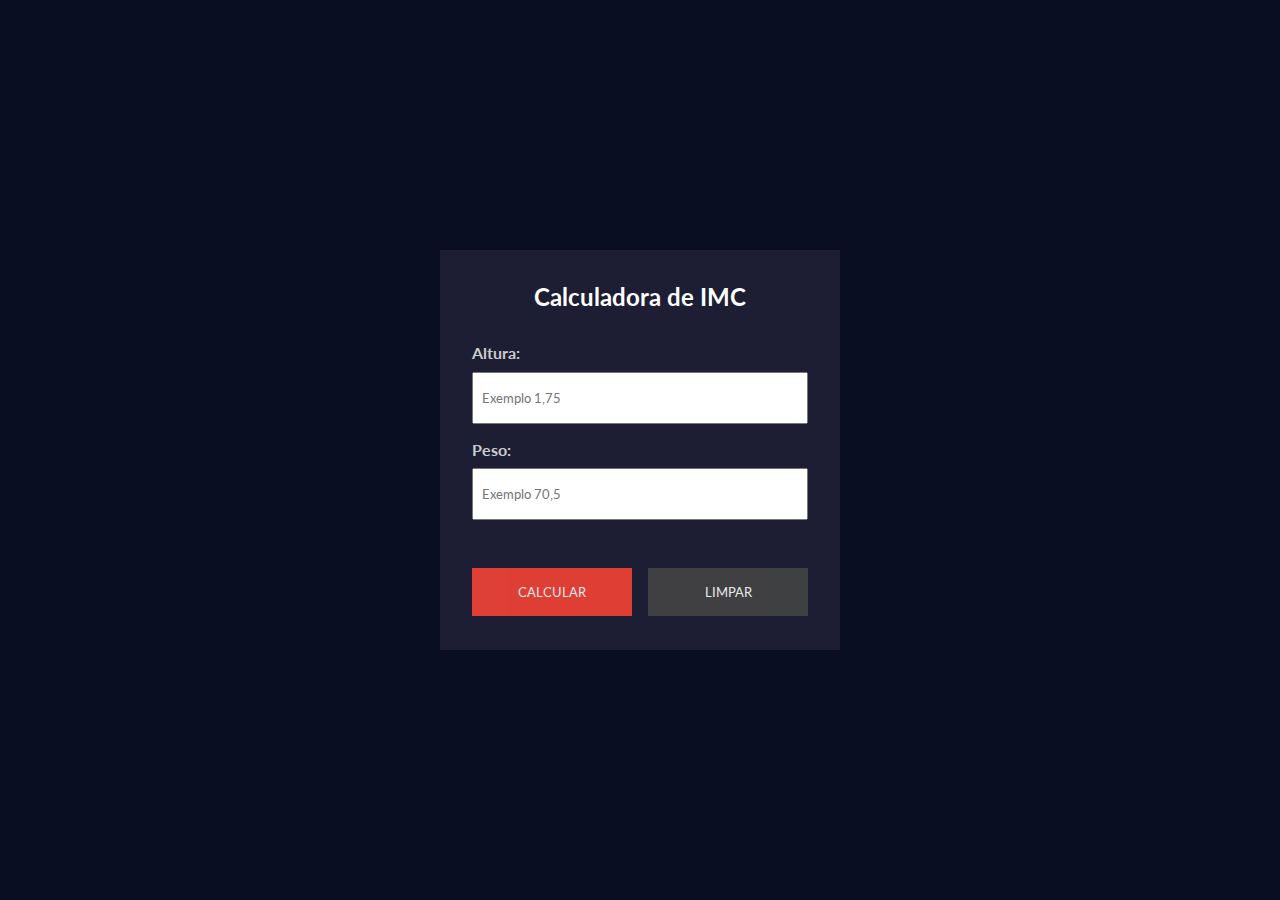
<file: CalculadoraIMC/index.html>
<!DOCTYPE html>
<html lang="en">
  <head>
    <meta charset="UTF-8" />
    <meta http-equiv="X-UA-Compatible" content="IE=edge" />
    <meta name="viewport" content="width=device-width, initial-scale=1.0" />
    <title>Calculadora de IMC</title>
    <link rel="stylesheet" href="css/styles.css" />
    <link rel="preconnect" href="https://fonts.googleapis.com" />
    <link rel="preconnect" href="https://fonts.gstatic.com" crossorigin />
    <link
      href="https://fonts.googleapis.com/css2?family=Lato:ital,wght@0,100;0,300;0,400;0,700;0,900;1,100;1,300;1,400;1,700;1,900&display=swap"
      rel="stylesheet"
    />
    <script src="js/script.js" defer></script>
  </head>
  <body>
    <div class="container">
      <div id="calc-container">
        <h2>Calculadora de IMC</h2>
        <form id="imc-form">
          <div class="form-inputs">
            <div class="form-control">
              <label for="height">Altura:</label>
              <input
                type="text"
                name="height"
                id="height"
                placeholder="Exemplo 1,75"
                required
              />
            </div>
            <div class="form-control">
              <label for="weight">Peso:</label>
              <input
                type="text"
                name="weight"
                id="weight"
                placeholder="Exemplo 70,5"
              />
            </div>
          </div>
          <div class="action-control">
            <button id="calc-btn">Calcular</button>
            <button id="clear-btn">Limpar</button>
          </div>
        </form>
      </div>
      <div id="result-container" class="hide">
        <p id="imc-number">Seu IMC: <span></span></p>
        <p id="imc-info">Situação atual: <span></span></p>
        <h3>Confira as classificações</h3>
        <div id="imc-table">
          <div class="table-header">
            <h4>IMC</h4>
            <h4>Classificação</h4>
            <h4>Obesidade</h4>
          </div>
        </div>
        <button id="back-btn">Voltar</button>
      </div>
    </div>
  </body>
</html>
</file>
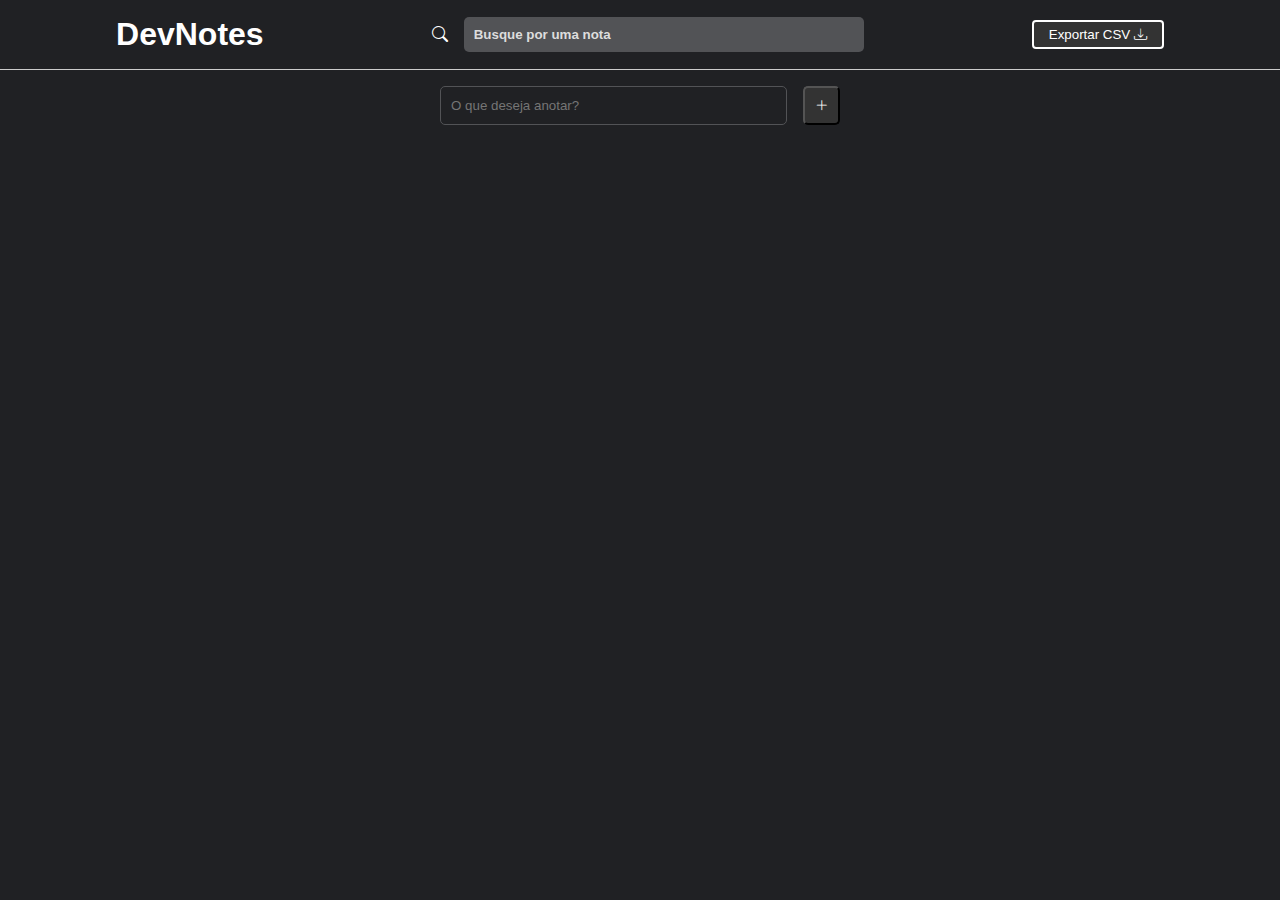
<file: DevNotes/index.html>
<!DOCTYPE html>
<html lang="en">
<head>
      <meta charset="UTF-8">
      <meta name="viewport" content="width=device-width, initial-scale=1.0">
      <title>Dev Notes</title>
      <link rel="stylesheet" href="https://cdn.jsdelivr.net/npm/bootstrap-icons@1.11.3/font/bootstrap-icons.min.css">
      <link rel="stylesheet" href="css/styles.css">
      <script src="js/script.js" defer></script>

</head>
<body>
      <header>
            <h1>DevNotes</h1>
            <div id="search-container">
                  <i class="bi bi-search"></i>
                  <input type="text" id="search-input" placeholder="Busque por uma nota">
            </div>
            <button id="export-notes">
                  Exportar CSV <i class="bi bi-download"></i>
            </button>
      </header>

      <div id="add-note-container">
            <input type="text" id="note-content" placeholder="O que deseja anotar?">
            <button class="add-note"><i class="bi bi-plus-lg"></i></button>
      </div>
      <div id="notes-container">
          
      </div>
</body>
</html>
</file>
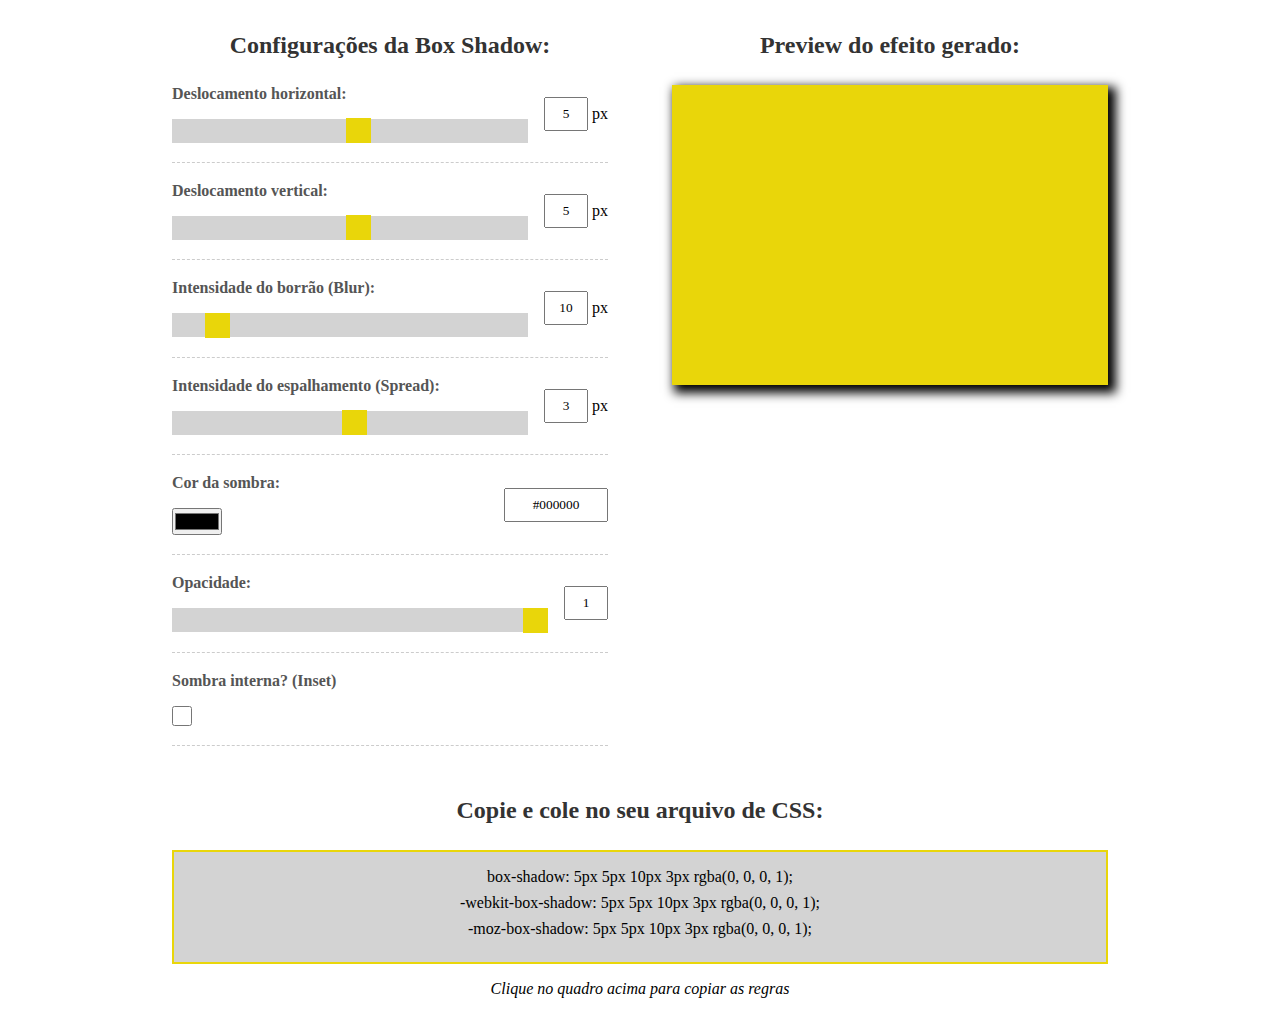
<file: Gerador  de Box Shadow/index.html>
<!DOCTYPE html>
<html lang="en">
  <head>
    <meta charset="UTF-8" />
    <meta http-equiv="X-UA-Compatible" content="IE=edge" />
    <meta name="viewport" content="width=device-width, initial-scale=1.0" />
    <title>Gerador de Box Shadow</title>
    <link rel="stylesheet" href="css/styles.css" />
    <script src="js/scripts.js" defer></script>
  </head>
  <body>
    <div id="box-shadow-generator">
      <div id="controls-container">
        <h2>Configurações da Box Shadow:</h2>
        <div class="form-control">
          <div class="range-input">
            <label for="horizontal">Deslocamento horizontal:</label>
            <input
              type="range"
              id="horizontal"
              name="horizontal"
              min="-100"
              max="100"
              value="5"
            />
          </div>
          <div class="reference-input">
            <input type="text" id="horizontal-value" name="horizontal-value" />
            <p>px</p>
          </div>
        </div>
        <div class="form-control">
          <div class="range-input">
            <label for="vertical">Deslocamento vertical:</label>
            <input
              type="range"
              id="vertical"
              name="vertical"
              min="-100"
              max="100"
              value="5"
            />
          </div>
          <div class="reference-input">
            <input type="text" id="vertical-value" name="vertical-value" />
            <p>px</p>
          </div>
        </div>
        <div class="form-control">
          <div class="range-input">
            <label for="blur">Intensidade do borrão (Blur):</label>
            <input
              type="range"
              id="blur"
              name="blur"
              min="0"
              max="100"
              value="10"
            />
          </div>
          <div class="reference-input">
            <input type="text" id="blur-value" name="blur-value" />
            <p>px</p>
          </div>
        </div>
        <div class="form-control">
          <div class="range-input">
            <label for="spread">Intensidade do espalhamento (Spread):</label>
            <input
              type="range"
              id="spread"
              name="spread"
              min="-100"
              max="100"
              value="3"
            />
          </div>
          <div class="reference-input">
            <input type="text" id="spread-value" name="spread-value" />
            <p>px</p>
          </div>
        </div>
        <div class="form-control">
          <div class="range-input">
            <label for="color">Cor da sombra:</label>
            <input type="color" id="color" name="color" value="#000000" />
          </div>
          <div class="reference-input">
            <input type="text" id="color-value" name="color-value" />
          </div>
        </div>
        <div class="form-control">
          <div class="range-input">
            <label for="opacity">Opacidade:</label>
            <input
              type="range"
              id="opacity"
              name="opacity"
              min="0"
              max="1"
              value="1"
              step="0.01"
            />
          </div>
          <div class="reference-input">
            <input type="text" id="opacity-value" name="opacity-value" />
          </div>
        </div>
        <div class="form-control">
          <div class="range-input">
            <label for="opacity">Sombra interna? (Inset)</label>
            <input type="checkbox" id="inset" name="inset" />
          </div>
        </div>
      </div>
      <div id="preview">
        <h2>Preview do efeito gerado:</h2>
        <div id="box"></div>
      </div>
    </div>
    <div id="generated-rule">
      <h2>Copie e cole no seu arquivo de CSS:</h2>
      <div id="rules-area">
        <p id="rule">box-shadow: <span></span></p>
        <p id="webkit-rule">-webkit-box-shadow: <span></span></p>
        <p id="moz-rule">-moz-box-shadow: <span></span></p>
      </div>
      <p id="copy-instructions">Clique no quadro acima para copiar as regras</p>
    </div>
  </body>
</html>
</file>
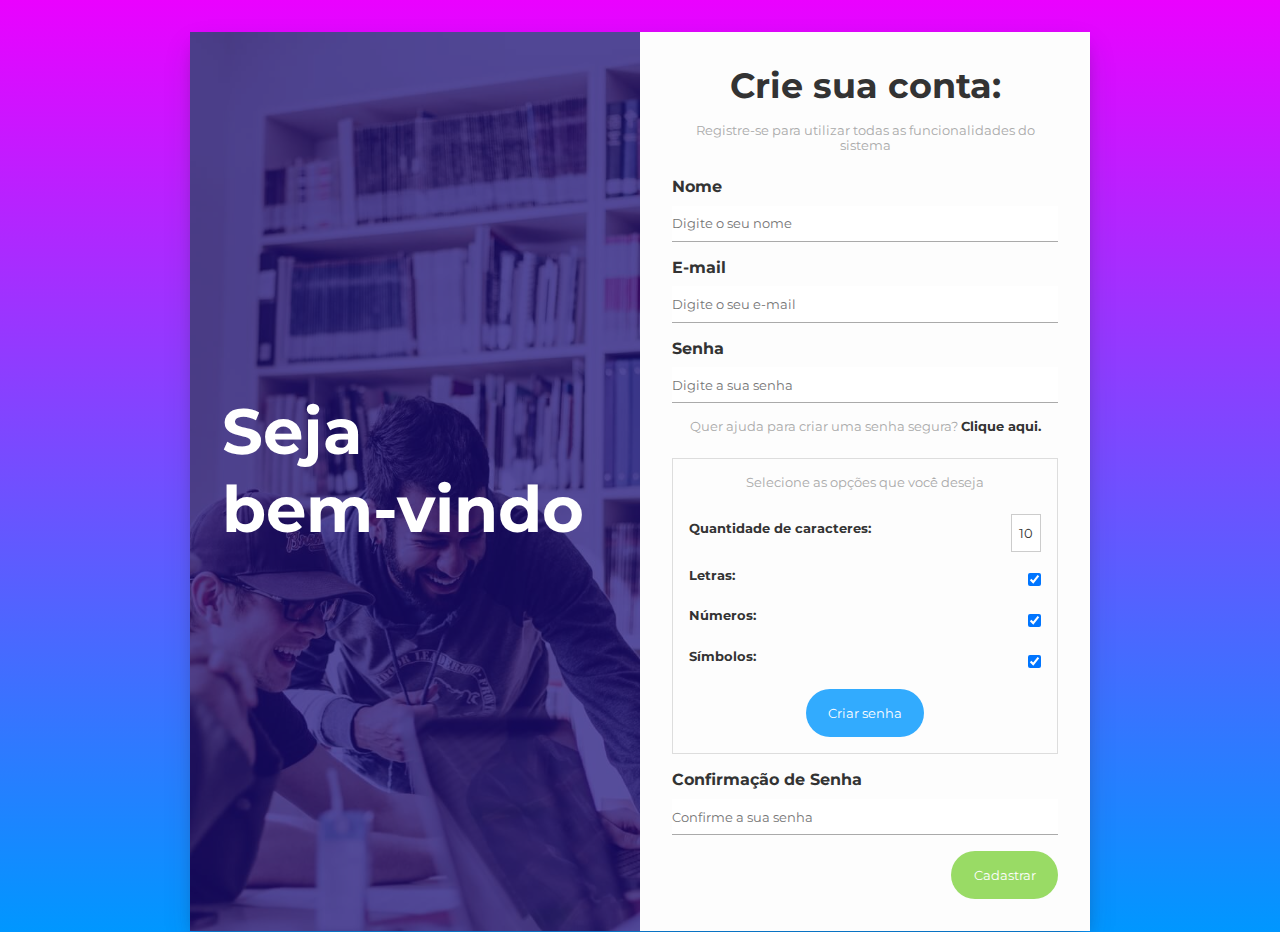
<file: Gerador de Senha/index.html>
<!DOCTYPE html>
<html lang="en">
  <head>
    <meta charset="UTF-8" />
    <meta http-equiv="X-UA-Compatible" content="IE=edge" />
    <meta name="viewport" content="width=device-width, initial-scale=1.0" />
    <title>Gerador de Senha</title>
    <link rel="preconnect" href="https://fonts.googleapis.com" />
    <link rel="preconnect" href="https://fonts.gstatic.com" crossorigin />
    <link
      href="https://fonts.googleapis.com/css2?family=Montserrat:ital,wght@0,100;0,200;0,300;0,400;0,500;0,600;0,700;0,800;0,900;1,100;1,200;1,300;1,400;1,500;1,600;1,700;1,800;1,900&family=Quicksand:wght@300;400;500;600;700&family=Roboto:ital,wght@0,100;0,300;0,400;0,500;0,700;0,900;1,100;1,300;1,400;1,500;1,700;1,900&display=swap"
      rel="stylesheet"
    />
    <link rel="stylesheet" href="css/styles.css" />
    <script src="js/scripts.js" defer></script>
  </head>
  <body>
    <div id="register-container">
      <div id="register-banner">
        <div id="banner-layer">
          <h1>Seja bem-vindo</h1>
        </div>
      </div>
      <div id="register-form">
        <h2>Crie sua conta:</h2>
        <p>Registre-se para utilizar todas as funcionalidades do sistema</p>
        <div class="form-control">
          <label for="name">Nome</label>
          <input
            type="text"
            name="name"
            id="name"
            placeholder="Digite o seu nome"
          />
        </div>
        <div class="form-control">
          <label for="email">E-mail</label>
          <input
            type="text"
            type="email"
            id="email"
            placeholder="Digite o seu e-mail"
          />
        </div>
        <div class="form-control">
          <label for="password">Senha</label>
          <input
            type="text"
            type="password"
            id="password"
            placeholder="Digite a sua senha"
          />
        </div>
        <p>
          Quer ajuda para criar uma senha segura?
          <span id="open-generate-password">Clique aqui.</span>
        </p>
        <div id="generate-options" class="hide">
          <p>Selecione as opções que você deseja</p>
          <div class="form-control">
            <label for="length">Quantidade de caracteres:</label>
            <input type="text" id="length" name="length" value="10" />
          </div>
          <div class="form-control">
            <label for="letters">Letras:</label>
            <input type="checkbox" id="letters" name="letters" checked />
          </div>
          <div class="form-control">
            <label for="numbers">Números:</label>
            <input type="checkbox" id="numbers" name="numbers" checked />
          </div>
          <div class="form-control">
            <label for="symbols">Símbolos:</label>
            <input type="checkbox" id="symbols" name="symbols" checked />
          </div>
          <button id="generate-password">Criar senha</button>
        </div>
        <div id="generated-password">
          <p>Aqui está a sua senha:</p>
          <h4></h4>
          <button id="copy-password">Copiar</button>
        </div>
        <div class="form-control">
          <label for="confirmpassword">Confirmação de Senha</label>
          <input
            type="text"
            type="confirmpassword"
            id="confirmpassword"
            placeholder="Confirme a sua senha"
          />
        </div>
        <input type="submit" value="Cadastrar" />
      </div>
    </div>
  </body>
</html>
</file>
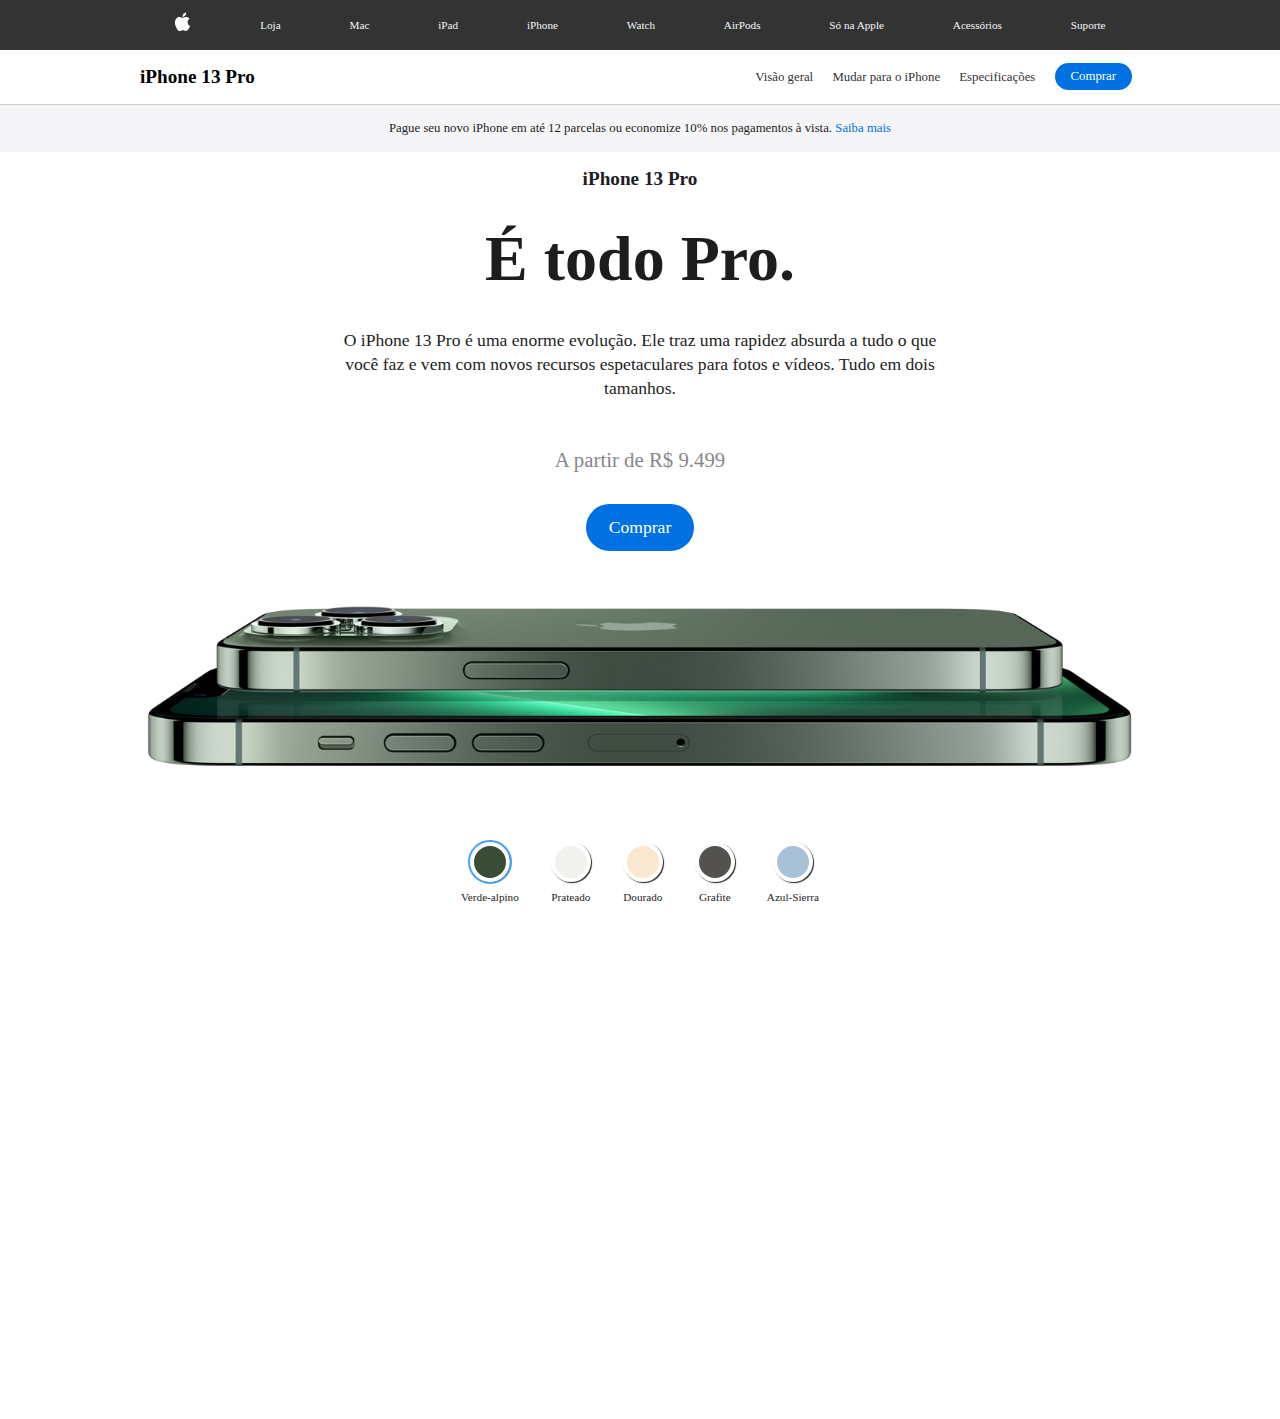
<file: iphone13_clone/index.html>
<!DOCTYPE html>
<html lang="en">
  <head>
    <meta charset="UTF-8" />
    <meta http-equiv="X-UA-Compatible" content="IE=edge" />
    <meta name="viewport" content="width=device-width, initial-scale=1.0" />
    <title>iPhone 13 Pro</title>
    <link rel="stylesheet" href="css/styles.css" />
    <script src="js/script.js" defer></script>
  </head>
  <body>
    <header>
      <nav>
        <ul id="navbar">
          <li id="logo">
            <a href="#">
              <img src="img/iphone-logo.svg" alt="Apple" />
            </a>
          </li>
          <li>
            <a href="#">Loja</a>
          </li>
          <li>
            <a href="#">Mac</a>
          </li>
          <li>
            <a href="#">iPad</a>
          </li>
          <li>
            <a href="#">iPhone</a>
          </li>
          <li>
            <a href="#">Watch</a>
          </li>
          <li>
            <a href="#">AirPods</a>
          </li>
          <li>
            <a href="#">Só na Apple</a>
          </li>
          <li>
            <a href="#">Acessórios</a>
          </li>
          <li>
            <a href="#">Suporte</a>
          </li>
        </ul>
      </nav>
      <div id="bottom-header">
        <div id="bottom-header-inner">
          <h3>iPhone 13 Pro</h3>
          <div id="bottom-header-links">
            <a href="#">Visão geral</a>
            <a href="#">Mudar para o iPhone</a>
            <a href="#">Especificações</a>
            <a href="#" class="btn">Comprar</a>
          </div>
        </div>
      </div>
    </header>
    <div id="ribbon">
      <p>
        Pague seu novo iPhone em até 12 parcelas ou economize 10% nos pagamentos
        à vista. <a href="#">Saiba mais</a>
      </p>
    </div>
    <main id="main-content">
      <h1 id="title">iPhone 13 Pro</h1>
      <p id="subtitle">É todo Pro.</p>
      <p id="description">
        O iPhone 13 Pro é uma enorme evolução. Ele traz uma rapidez absurda a
        tudo o que você faz e vem com novos recursos espetaculares para fotos e
        vídeos. Tudo em dois tamanhos.
      </p>
      <p id="price">A partir de R$ 9.499</p>
      <a href="#" class="btn">Comprar</a>
      <img id="product-image" src="img/iphone_green.jpg" alt="iPhone 13" />
      <div id="image-picker">
        <ul>
          <li id="green">
            <span class="color selected"></span>
            <span class="description">Verde-alpino</span>
          </li>
          <li id="silver">
            <span class="color"></span>
            <span class="description">Prateado</span>
          </li>
          <li id="golden">
            <span class="color"></span>
            <span class="description">Dourado</span>
          </li>
          <li id="grafite">
            <span class="color"></span>
            <span class="description">Grafite</span>
          </li>
          <li id="blue">
            <span class="color"></span>
            <span class="description">Azul-Sierra</span>
          </li>
        </ul>
      </div>
    </main>
  </body>
</html>
</file>
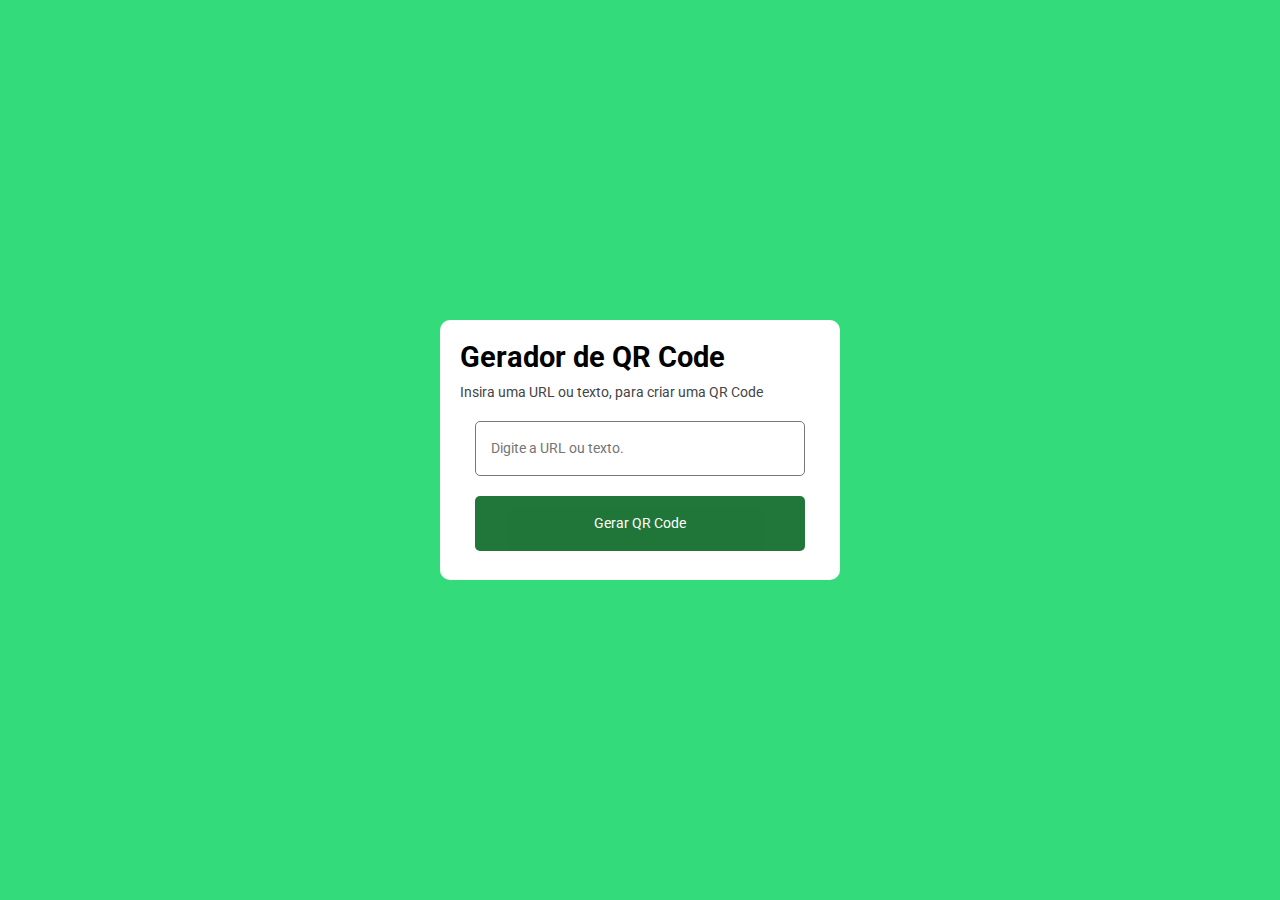
<file: QrCode/index.html>
<!DOCTYPE html>
<html lang="en">
<head>
      <meta charset="UTF-8">
      <meta name="viewport" content="width=device-width, initial-scale=1.0">
      <title>QrCode</title>
      <link rel="stylesheet" href="css/styles.css">

      <!-- Estilo de letra -->
      <link href="https://fonts.googleapis.com/css2?family=Roboto:ital,wght@0,100;0,300;0,400;0,500;0,700;0,900;1,100;1,300;1,400;1,500;1,700;1,900&display=swap" rel="stylesheet">

      <script src="js/script.js" defer></script>



</head>
<body>

      <div class="container">
            <header id="qr-header">
                  <h1>Gerador de QR Code</h1>
                  <p>Insira uma URL ou texto, para criar uma QR Code</p>
            </header>
            <div id="qr-form">
                  <input type="text" placeholder="Digite a URL ou texto.">
                  <button>Gerar QR Code</button>
            </div>
            <div id="qr-code">
                  <img src="img/images.png" alt="QR Code" />
            </div>
      </div>
      
</body>
</html>
</file>
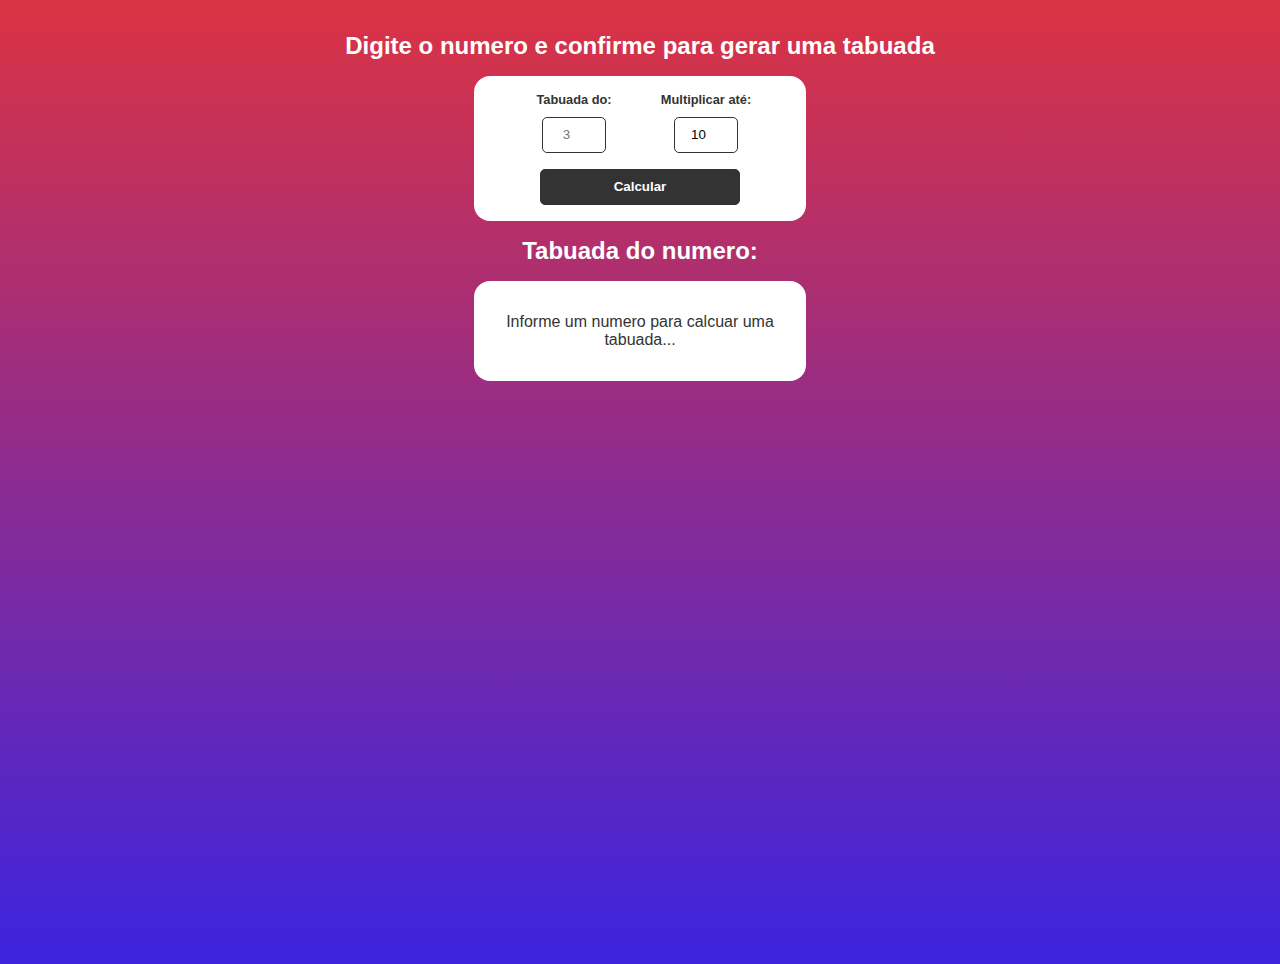
<file: Tabuada/index.html>
<!DOCTYPE html>
<html lang="en">
<head>
      <meta charset="UTF-8">
      <meta name="viewport" content="width=device-width, initial-scale=1.0">
      <title>Tabuada JS</title>
      <link rel="stylesheet" href="css/styles.css">
      <script src="js/script.js" defer></script>
</head>
<body>

      <h2>Digite o numero e confirme para gerar uma tabuada</h2>

      <form id="multiplication-form">
            <div class="form-control">
                  <label>Tabuada do:</label>
                  <input type="number" id="number" placeholder="3" />
            </div>
            <div class="form-control">
                  <label>Multiplicar até:</label>
                  <input 
                  type="number" 
                  id="multiplicator"
                  value="10"
                  />
            </div>
            <input type="submit" value="Calcular" />
      </form>
      <div id = "multiplication-table">
      <h2 id="multiplication-title">Tabuada do numero: <span></span></h2>
      <div id="multiplication-operations">
            <p>Informe um numero para calcuar uma tabuada...</p>
       </div>
     </div>
</body>
</html>
</file>
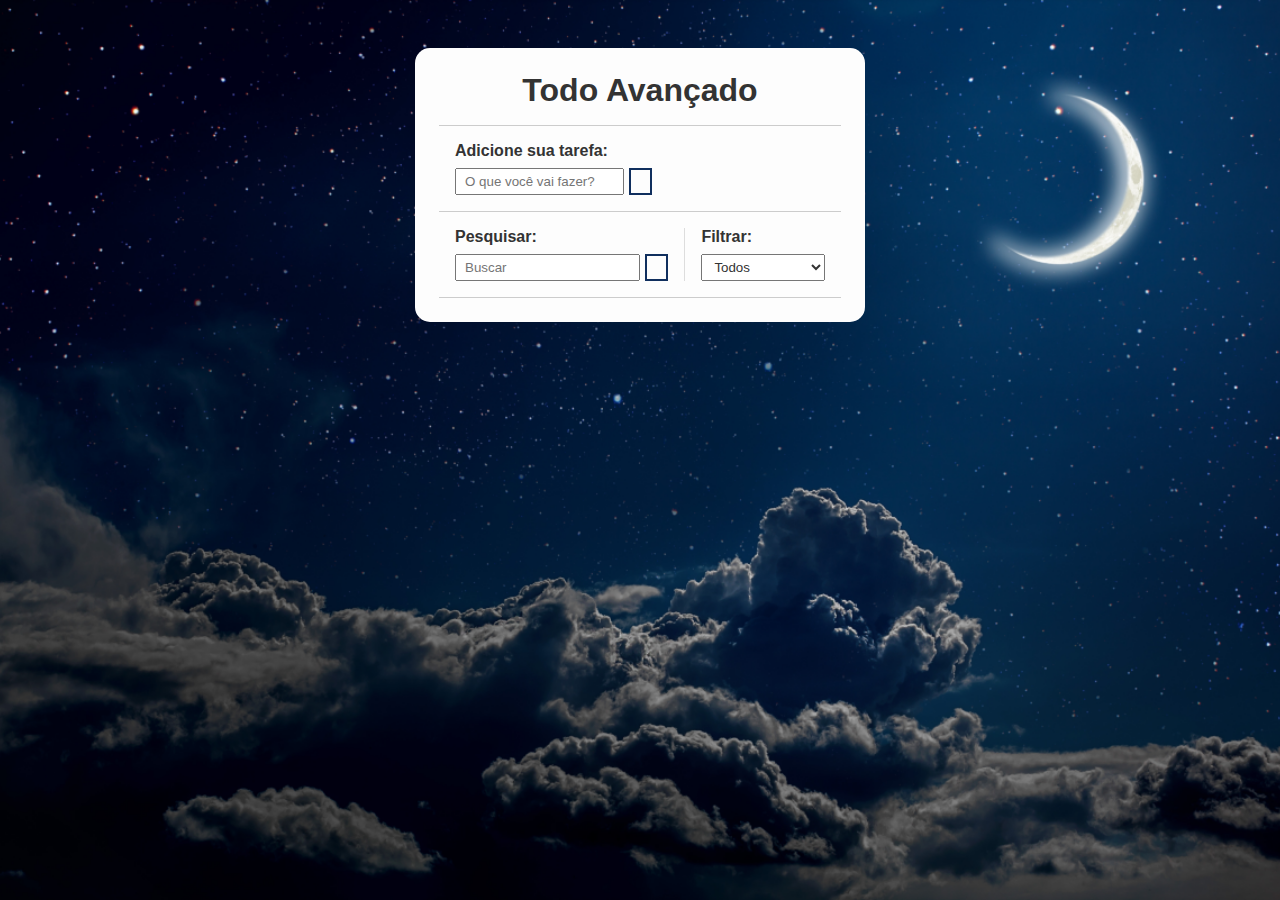
<file: TodoAvancado/index.html>
<!DOCTYPE html>
<html lang="en">
<head>
      <meta charset="UTF-8">
      <meta name="viewport" content="width=device-width, initial-scale=1.0">
      <title>Todo Avançado</title>
      <link rel="stylesheet" href="css/styles.css">
      
      <script src="js/script.js" defer></script>

      <link rel="stylesheet" href="https://cdnjs.cloudflare.com/ajax/libs/font-awesome/6.5.1/css/all.min.css" integrity="sha512-DTOQO9RWCH3ppGqcWaEA1BIZOC6xxalwEsw9c2QQeAIftl+Vegovlnee1c9QX4TctnWMn13TZye+giMm8e2LwA==" crossorigin="anonymous" referrerpolicy="no-referrer" />

</head>

<body>
      <div class="todo-container">
            <header>
                  <h1>Todo Avançado</h1>
            </header>
            <form id="todo-form">
                  <p>Adicione sua tarefa:</p>
                  <div class="form-control">
                        <input type="text" id="todo-input" placeholder="O que você vai fazer?">
                        <button type="submit">
                              <i class="fa-thins fa-plus"></i>
                        </button>
                  </div>
            </form>
            <form id="edit-form" class="hide">
                  <p>Edite sua tarefa:</p>
                  <div class="form-control">
                        <input type="text" id="edit-input">
                        <button type="submit">
                              <i class="fa-solid fa-check-double"></i>
                        </button>
                  </div>  
                  <button id="cancel-edformit-btn">Cancelar</button>
            </form>
            <div id="toolbar">
                  <div id="search">
                        <h4>Pesquisar:</h4>
                        <form>
                              <input type="text" id="search-input" placeholder="Buscar">
                              <button id="erase-button">
                                    <i class="fa-solid fa-delete-left"></i>
                              </button>
                        </form>
                  </div>
                  <div id="filter">
                        <h4>Filtrar:</h4>
                        <select id="filter-select">
                              <option value="all">Todos</option>
                              <option value="done">Feitos</option>
                              <option value="todo">A fazer</option>
                        </select>
                  </div>
            </div>
            <div id="todo-list">
                  
            </div>
      </div>  
</body>
</html>
</file>
<file: CalculadoraIMC/css/styles.css>
* {
      margin: 0;
      padding: 0;
      box-sizing: border-box;
      font-family: "Lato", sans-serif;
    }
    
    body {
      background-color: #090e22;
      display: flex;
      justify-content: center;
      align-items: center;
      min-height: 100vh;
      color: #fff;
    }
    
    .hide {
      display: none !important;
    }
    
    .container {
      min-width: 400px;
      min-height: 400px;
      background-color: #1d1e33;
      padding: 2rem;
    }
    
    /* IMC Form */
    #calc-container h2 {
      text-align: center;
      margin-bottom: 2rem;
    }
    
    .form-inputs {
      display: flex;
      flex-direction: column;
      justify-content: space-between;
    }
    
    .form-control {
      display: flex;
      flex: 1;
      flex-direction: column;
      margin-bottom: 1rem;
    }
    
    .form-control label {
      font-weight: bold;
      margin-bottom: 0.6rem;
      color: #ccc;
    }
    
    .form-control input {
      padding: 1rem 0.5rem;
    }
    
    .action-control {
      display: flex;
      justify-content: space-between;
      margin-top: 2rem;
      gap: 1rem;
    }
    
    button {
      text-transform: uppercase;
      padding: 1rem 1.5rem;
      background-color: #f44236;
      border: none;
      color: #fff;
      cursor: pointer;
      opacity: 0.9;
      flex: 1;
    }
    
    button:hover {
      opacity: 1;
    }
    
    #clear-btn {
      background-color: #444;
    }
    
    /* Table */
    #result-container {
      text-align: center;
    }
    
    #imc-number {
      font-size: 2.4rem;
      margin-bottom: 0.6rem;
    }
    
    #imc-info {
      font-size: 1.4rem;
      color: #ccc;
    }
    
    #result-container h3 {
      margin-top: 1rem;
      color: #dfdfdf;
    }
    
    #result-container {
      display: flex;
      flex-direction: column;
    }
    
    #imc-table {
      margin: 1.5rem 0;
      font-size: 0.8rem;
    }
    
    .table-header {
      font-weight: bold;
      color: #ccc;
    }
    
    .table-header,
    .table-data {
      display: flex;
      justify-content: space-between;
      margin-bottom: 0.5rem;
      padding-bottom: 0.5rem;
      border-bottom: 1px solid #444;
      text-align: center;
    }
    
    .table-header h4,
    .table-data p {
      flex: 1;
    }
    
    .table-header h4:nth-child(3),
    .table-data p:nth-child(3) {
      max-width: 80px;
    }
    
    #back-btn {
      align-self: center;
    }
    
    .good {
      color: #12db34;
    }
    
    .low {
      color: #dbce12;
    }
    
    .medium {
      color: #db6212;
    }
    
    .high {
      color: #db1912;
    }
</file>
<file: DevNotes/css/styles.css>
/* GERAL */

* {
      margin: 0;
      padding: 0;
      box-sizing: border-box;
      font-family: Helvetica;
}

body {
      background-color: #202124;
}

/* Cabeçalho */
header {
      border-bottom: 1px solid #ccc;
      padding: 1rem 2rem;
      color: #fff;
      display: flex;
      align-items: center;
      justify-content: space-around;
}

#search-container {
      display: flex;
      align-items: center;
      gap: 1rem;
}

#search-input {
      background-color:  #525356;
      border-radius: 5px;
      border: none;
      padding: 10px;
      font-weight: bold;
      color: #ddd;
      width: 400px;
}

#search-input::placeholder {
      color: #ddd;
}

#export-notes {
      background-color: #333;
      border: 2px solid #fff;
      border-radius: 4px;
      color: #fff;
      padding: 5px 15px;
      cursor: pointer;
      transition: 0.4s;
}

#export-notes:hover {
      background-color: #fff;
      color: #333;
}

/* Form de nova nota */

#add-note-container {
      display: flex;
      width: 400px;
      margin: 1rem auto 0;
      gap: 1rem;
}

#add-note-container input,
#add-note-container button {
      padding: 10px;
      border-radius: 5px;
}

#add-note-container input {
      flex: 1;
      background-color: transparent;
      border: 1px solid #525356;
      color: #fff;
}

#add-note-container button {
      cursor: pointer;
      background-color: #333;
      color: #fff;
}

/* Notas */
#notes-container {
      display: grid;
      grid-template-columns: repeat(auto-fill, 250px);
      padding: 2rem;
      gap: 2rem;
}

.note {
      min-height: 200px;
      padding: 1rem;
      border: 1px solid #ccc;
      background-color: #202124;
      border-radius: 10px;
      color: #fff;
      position: relative;
}

.note textarea {
      background-color: transparent;
      resize: none;
      color: #FFF;
      border: none;
      height: 100%;
      outline: none;
}

.note .bi-pin {
      position: absolute;
      left: 10px;
      bottom: 10px;
      font-size: 1.2rem;
      background-color: #333;
      cursor: pointer;
      padding: 5px;
      border-radius: 3px;
}

.note:hover > i {
      opacity: 1;
}

.note .bi-x-lg,
.note .bi-file-earmark-plus {
      position: absolute;
      right: 10px;
      top: 10px;
      font-size: 0.9rem;
      padding: 5px;
      transition: 0.3s;
      color: #555;
      cursor: pointer;
      opacity: 0;
}

.note .bi-file-earmark-plus {
      top: 40px;
}

.note .bi-x-lg:hover,
.note .bi-file-earmark-plus:hover {
      color: #FFF;
}

.note.fixed {
      background-color: #3c3c3f;
}

/* RESPONSIVIDADE */

@media(max-width: 450px){

      header {
            flex-direction: column;
            gap: 1rem;
            width: 100%;
      }

      #search-container {
            width: 100%;
      }

      #search-input {
            width: 100%;
      }

      #add-note-container {
            width: 100%;
            padding: 0 2rem;
      }

      #notes-container {
            grid-template-columns: repeat(auto-fill, 100%);
      }


}
</file>
<file: Gerador  de Box Shadow/css/styles.css>
* {
      font-family: "Verdana";
      margin: 0;
      padding: 0;
    }
    
    h2 {
      margin-bottom: 1.6rem;
      text-align: center;
      color: #333;
    }
    
    #box-shadow-generator {
      display: flex;
      max-width: 1000px;
      margin: 0 auto;
    }
    
    #controls-container,
    #preview {
      flex: 1;
      padding: 2rem;
    }
    
    /* Controls */
    .form-control {
      display: flex;
      padding-bottom: 1.2rem;
      margin-bottom: 1.2rem;
      border-bottom: 1px dashed #ccc;
    }
    
    .form-control label {
      font-weight: bold;
      margin-bottom: 1rem;
      color: #555;
    }
    
    .range-input {
      display: flex;
      flex-direction: column;
      flex: 1;
    }
    
    .range-input input[type="range"] {
      -webkit-appearance: none;
      width: 100%;
      height: 24px;
      background: #d3d3d3;
      outline: none;
    }
    
    .range-input input[type="range"]::-webkit-slider-thumb {
      -webkit-appearance: none;
      appearance: none;
      width: 25px;
      height: 25px;
      background: #e9d60a;
      cursor: pointer;
    }
    
    .reference-input {
      display: flex;
      align-items: center;
    }
    
    .reference-input p {
      margin-left: 4px;
    }
    
    .form-control input[type="text"] {
      height: 30px;
      width: 40px;
      margin-left: 1rem;
      text-align: center;
    }
    
    /* Comu */
    #color-value {
      min-width: 100px;
    }
    
    #inset {
      align-self: start;
      height: 20px;
      width: 20px;
    }
    
    /* Preview */
    #box {
      width: 100%;
      height: 300px;
      background-color: #e9d60a;
    }
    
    /* Área de geração */
    #generated-rule {
      text-align: center;
      margin-bottom: 2rem;
      padding: 0 2rem;
    }
    
    #generated-rule p {
      margin-bottom: 0.5rem;
    }
    
    #rules-area {
      background-color: #d3d3d3;
      max-width: 900px;
      margin: 0 auto;
      border: 2px solid #e9d60a;
      padding: 1rem;
      cursor: pointer;
      transition: 0.4s;
    }
    
    #rules-area:hover {
      background-color: #dfdfdf;
    }
    
    #copy-instructions {
      margin-top: 1rem;
      font-style: italic;
    }
    
    /* Responsivo */
    @media (max-width: 425px) {
      #controls-container,
      #preview {
        padding: 1rem 2rem;
      }
    
      #box-shadow-generator {
        flex-direction: column;
      }
    
      #box {
        width: 60%;
        height: 200px;
        margin: 0 auto;
      }
    
      #generated-rule {
        margin-top: 1.5rem;
      }
    }
</file>
<file: Gerador de Senha/css/styles.css>
* {

      font-family: 'Montserrat', sans-serif;
      padding: 0;
      margin: 0;
      box-sizing: border-box;
      color: #333;
}

html, body {
      height: auto;
      min-height: 100vh;
}

html {
      background: linear-gradient(180deg, #ea02ff 0%, #0097ff 100%);
}

input:focus {
      outline: none;
}

#register-container {
      max-width: 900px;
      min-height: 80vh;
      margin: 2rem auto;
      display: flex;
      box-shadow: rgba(50,50,93,0.25) 0px 13px 27px -5px,
      rgba(0,0,0,0.3) 0px 8px 16px -8px;
}

#register-banner {
      background: url('../img/bg-form.jpg');
      background-size: cover;
      background-position: center;
      width: 50%;
}

#banner-layer {
      background-color: rgba(25,11, 122, 0.7);
      height: 100%;
      padding: 2rem;
      display: flex;
      align-items: center;
}

#register-banner h1 {
      font-size: 4rem;
      margin-bottom: 1.5rem;
      color: #fff;
      word-spacing: 50rem;
}

#register-form {
      background-color: #FDFDFD;
      padding: 2rem;
      width: 50%;
      display: flex;
      flex-direction: column;
}

#register-form h2 {
      text-align: center;
      margin-bottom: 1rem;
      font-size: 2.2rem;
}

#register-form p {
      text-align: center;
      margin-bottom: 1.5rem;
      color: #AAA;
      font-size: .8rem;
}

.form-control {
      margin-bottom: 1rem;
      display: flex;
      flex-direction: column;
}

.form-control label {
      font-weight: bold;
      margin-bottom: .6rem;
}

.form-control input {
      border: none;
      border-bottom: 1px solid #AAA;
      padding: .6rem 0;
}

#open-generate-password {
      font-weight: bold;
      cursor: pointer;
      transition: .4s;
}

#open-generate-password:hover {
      color: #0099ff;
}

#register-form #generated-password {
      border: 1px solid #0099ff;
      border-radius: 4px;
      font-weight: bold;
      font-size: 1.2rem;
      padding: 0.4rem;
      color: #333;
      text-align: center;
      margin-bottom: 1rem;
      display: none;
}

#register-form #generated-password p {
      color: #81d340;
      margin-bottom: 0.5rem;
}

#register-form input[type="submit"],
#generate-options button,
#copy-password {
      background-color: #81d340;
      color: #fff;
      opacity: .8;
      border: none;
      border-radius: 2rem;
      padding: 1rem 1.4rem;
      max-width: 150px;
      cursor: pointer;
      align-self: flex-end;
      transition: 0.4s;
}

#register-form input[type="submit"]:hover {
      opacity: 1;
}

/* Segunda versão */

#generate-options {
      margin-bottom: 1rem;
      padding: 1rem;
      border: 1px solid #ddd;
}

#generate-options .form-control {
      flex-direction: row;
      justify-content: space-between;
      align-items: center;
}

#generate-options label {
      font-size: 0.8rem;
}

#generate-options input[type="text"] {
      max-width: 30px;
      text-align: center;
      border: 1px solid #ccc;
}

#generate-options button {
      background-color: #0097ff;
      display: block;
      margin: 0 auto;
}

#copy-password {
      margin: 1rem auto;
      background-color: transparent;
      border: 2px solid #81d340;
      color: #81d340;
      padding: 0.5rem 1rem;
}
</file>
<file: iphone13_clone/css/styles.css>
/* Geral */
* {
      margin: 0;
      padding: 0;
      font-family: Verdana;
    }
    
    ul {
      list-style: none;
    }
    
    a {
      text-decoration: none;
    }
    
    /* Navbar */
    header nav {
      background-color: #333;
    }
    
    #navbar {
      display: flex;
      justify-content: space-around;
      align-items: center;
      font-size: 0.7rem;
      padding: 0 1rem;
      max-width: 1000px;
      margin: 0 auto;
    }
    
    #navbar a {
      color: #f5f5f7;
      transform: 4s;
    }
    
    #navbar a:hover {
      color: #fff;
    }
    
    #bottom-header {
      font-size: 0.8rem;
      padding: 1rem;
      border-bottom: 1px solid #ccc;
    }
    
    #bottom-header h3 {
      font-size: 1.2rem;
    }
    
    #bottom-header a {
      color: #333;
    }
    
    #bottom-header-inner {
      max-width: 1000px;
      margin: 0 auto;
      display: flex;
      justify-content: space-between;
      align-items: center;
    }
    
    #bottom-header-inner a {
      margin: 0 0.5rem;
    }
    
    #bottom-header-inner .btn,
    .btn {
      background: #0071e3;
      border-radius: 10rem;
      padding: 0.4rem 1rem;
      color: #fff;
    }
    
    /* Conteúdo */
    #ribbon {
      text-align: center;
      padding: 1rem;
      background-color: #f5f5f7;
      color: #1d1d1d;
      font-size: 0.8rem;
    }
    
    #ribbon a {
      color: #0071e3;
    }
    
    #main-content {
      text-align: center;
      color: #1d1d1d;
      display: flex;
      flex-direction: column;
      justify-content: center;
    }
    
    #main-content #title {
      margin: 1rem;
      font-size: 1.2rem;
    }
    
    #main-content #subtitle {
      margin: 1rem;
      font-size: 1.2rem;
      font-size: 4rem;
      font-weight: bold;
    }
    
    #main-content #description {
      max-width: 600px;
      margin: 1rem auto;
      font-size: 1.1rem;
      line-height: 1.5rem;
    }
    
    #main-content #price {
      font-size: 1.3rem;
      color: #86868b;
      margin: 2rem;
    }
    
    #main-content .btn {
      font-size: 1.1rem;
      padding: 0.8rem 1.4rem;
      align-self: center;
    }
    
    #main-content #product-image {
      max-width: 1000px;
      margin: 3rem auto;
      opacity: 1;
      transition: 0.5s;
    }
    
    #main-content #product-image.changing {
      opacity: 0.5;
    }
    
    #image-picker {
      margin-bottom: 500px;
    }
    
    #image-picker ul {
      display: flex;
      justify-content: center;
    }
    
    #image-picker li {
      margin: 1rem;
      display: flex;
      flex-direction: column;
      align-items: center;
      cursor: pointer;
    }
    
    #image-picker li .color {
      width: 2rem;
      height: 2rem;
      border-radius: 50%;
      box-shadow: 1px 1px 1px;
      border: 4px solid #fff;
      pointer-events: none;
    }
    
    #image-picker li .description {
      font-size: 0.7rem;
      color: #1d1d1d;
      margin-top: 0.6rem;
    }
    
    #green .color {
      background-color: #394c38;
    }
    
    #silver .color {
      background-color: #f1f2ed;
    }
    
    #golden .color {
      background-color: #fae7cf;
    }
    
    #grafite .color {
      background-color: #54524f;
    }
    
    #blue .color {
      background-color: #a7c1d9;
    }
    
    .selected {
      outline: 2px solid #43a1ff;
    }
    

    /* Mobile */
    @media (max-width: 680px) {
      #navbar li {
        display: none;
      }
    
      #navbar #logo {
        display: flex;
      }
    
      #bottom-header-links a {
        display: none;
      }
    
      #bottom-header-links .btn {
        display: flex;
      }
    
      #main-content {
        padding: 2rem;
        overflow: hidden;
      }
    
      #main-content #subtitle {
        font-size: 3rem;
      }
    }
</file>
<file: QrCode/css/styles.css>
* {
      margin: 0;
      padding: 0;
      box-sizing: border-box;
      font-family: Roboto;
}

body {
      display: flex;
      align-items: center;
      justify-content: center;
      min-height: 100vh;
      background-color: #34db7a;
}

/* Container */

.container {
      background-color: #fff;
      height: 260px;
      width: 400px;
      border-radius: 10px;
      padding: 20px;
      transition: 0.2s;
}
.container.active {
      height: 500px;
}

/* HEADER */

#qr-header {
      font-size: 1.8rem;
      
}

#qr-header h1 {
      font-size: 1.8rem;
      margin-bottom: 10px;
}

#qr-header p {
      color: #444;
      font-size: 0.9rem;
}

/* Form */

#qr-form {
      margin: 20px 15px;
}

#qr-form input,
#qr-form button {
      width: 100%;
      height: 55px;
      border: none;
      border-radius: 5px;
      font-size: 0.9rem ;
}

#qr-form input {
      border: 1px solid #777;
      padding: 10px 15px;
}

#qr-form button {
      background: #086824;
      color: #fff;
      font-size: 1.243m;
      margin-top: 20px;
      cursor: pointer;
      opacity: 0.9;
      transition: 0.4s;
}

#qr-form button:hover {
      opacity: 1;
}

/* QR Code */

#qr-code {
      display: none;
      opacity: 0;
      border: 1px solid #ccc;
      padding: 30px 0;
      margin: 20px 15px;
      display: flex;
      justify-content: center;
      border-radius: 5px;
      transition: 0.5s;
}


.container.active #qr-code {
      opacity: 1;
}
</file>
<file: Tabuada/css/styles.css>
* {
      margin: 0;
      padding: 0;
      font-family: Arial, Helvetica, sans-serif;
}

body {
      text-align: center;
      padding: 2rem;
      min-height: 100vh;
      background: linear-gradient(180deg, #db3343, #3f24dd 98% );
      color: #fff;
}

h2 {
      margin-bottom: 1rem;
}

#multiplication-form {
      display: flex;
      justify-content: center;
      align-items: center;
      flex-wrap: wrap;
      max-width: 300px;
      margin: 1rem auto;
      padding: 1rem;
      background-color: #fff;
      border-radius: 1rem;
      color: #333;
}

.form-control {
      display: flex;
      flex-direction: column;
      align-items: center;
      width: 100px;
      margin: 0 1rem;
}

.form-control label {
      margin-bottom: 0.6rem;
      font-size: 0.8rem;
      font-weight: bold;
}

.form-control input {
      margin-bottom: 1rem;
      flex: 1;
      padding: 0.6rem 0.4rem;
      border: 1px solid #333;
      width: 50px;
      border-radius: 5px;
      text-align: center;
}

#multiplication-form input[type="submit"] {
      max-height: 50px;
      padding: 0.6rem 1.2rem;
      width: 200px;
      color: #fff;
      background-color: #333;
      border: 1px solid #333;
      border-radius: 5px;
      cursor: pointer;
      font-weight: bold;
}

#multiplication-operations {
      display: flex;
      flex-direction: column;
      align-items: center;
      max-width: 300px;
      margin: 1rem auto;
      padding: 2rem 1rem;
      background-color: #fff;
      color: #333;
      border-radius: 1rem;
}

#multiplicador-operations .row {
      display:flex;
      justify-content: center;
      border: 1px solid #ccc;
      border-bottom: none;
}

#multiplicador-operations .row:last-child {
     border-bottom: 1px solid #ccc;
}

#multiplicador-operations .result {
      margin-left: 0.4rem;
}
</file>
<file: TodoAvancado/css/styles.css>
/* Geral */
* {
      margin: 0;
      padding: 0;
      font-family: Helvetica;
      color: #333;
      box-sizing: border-box;
}

html {
      height: 100vh;
}

body {
      background-image: url("../img/night-quotes-and-caption-ideas.png");
      background-position: center;
      background-size: cover;
}

button {
      background-color: #FDFDFD;
      color: #102F5e;
      border: 2px solid #102F5e;
      padding: 0.3rem 0.6rem;
      font-size: 1rem;
      cursor: pointer;
      display: flex;
      justify-content: center;
      align-items: center;
      transition: 0.4s;
}

button:hover {
      background-color: #102F5e;
}

button:hover > i {
      color: #fff;
}

button i {
      color: #102F5e;
      font-weight: bold;
      pointer-events: none;
}

input, select {
      padding: 0.25rem 0.5rem;
}

.hide {
      display: none;
}

/* Todo header */

.todo-container {
      max-width: 450px;
      margin: 3rem auto 0;
      background-color: #FDFDFD;
      padding: 1.5rem;
      border-radius: 15px;
}

.todo-container header {
      text-align: center;
      padding: 0 1rem 1rem;
      border-bottom: 1px solid #ccc; 
}

/* Todo Form */

#todo-form, #edit-form {
      padding: 1rem;
      border-bottom: 1px solid #ccc;
}

#todo-form p,
#edit-form p {

      margin-bottom: 0.5rem;
      font-weight: bold;
}

.form-control {
      display: flex;
}

.form-control input {
      margin-right: 0.3rem;
}

#cancel-edit-btn {
      margin-top: 1rem;
}

/* Todo toolbar */

#toolbar {
      padding: 1rem;
      border-bottom: 1px solid #ccc;
      display: flex;
}

#toolbar h4 {
      margin-bottom: .5rem;
}

#search {
      border-right: 1px solid #ddd;
      padding-right: 1rem;
      margin-right: 1rem;
      width: 65%;
      display: flex;
      flex-direction: column;
}

#search form {
      display: flex;
}

#search input {
      width: 100%;
      margin-right: 0.3rem;
}

#filter {
      width: 35%;
      display: flex;
      flex-direction: column;
}

#filter select {
      flex: 1;
}

/* Todo List */

.todo {
      display: flex;
      justify-content: space-around;
      align-items: center;
      padding: 1rem;
      border-bottom: 1px solid #ddd;
      transition: .3s;
}

.todo h3 {
      flex: 1;
      font-size: 0.9rem;
}

.todo button {
      margin-left: 0.4rem;
}

.done {
      background-color: #395169;
}

.done h3 {
      color: #fff;
      text-decoration: line-through;
      font-style: italic;
}
</file>
